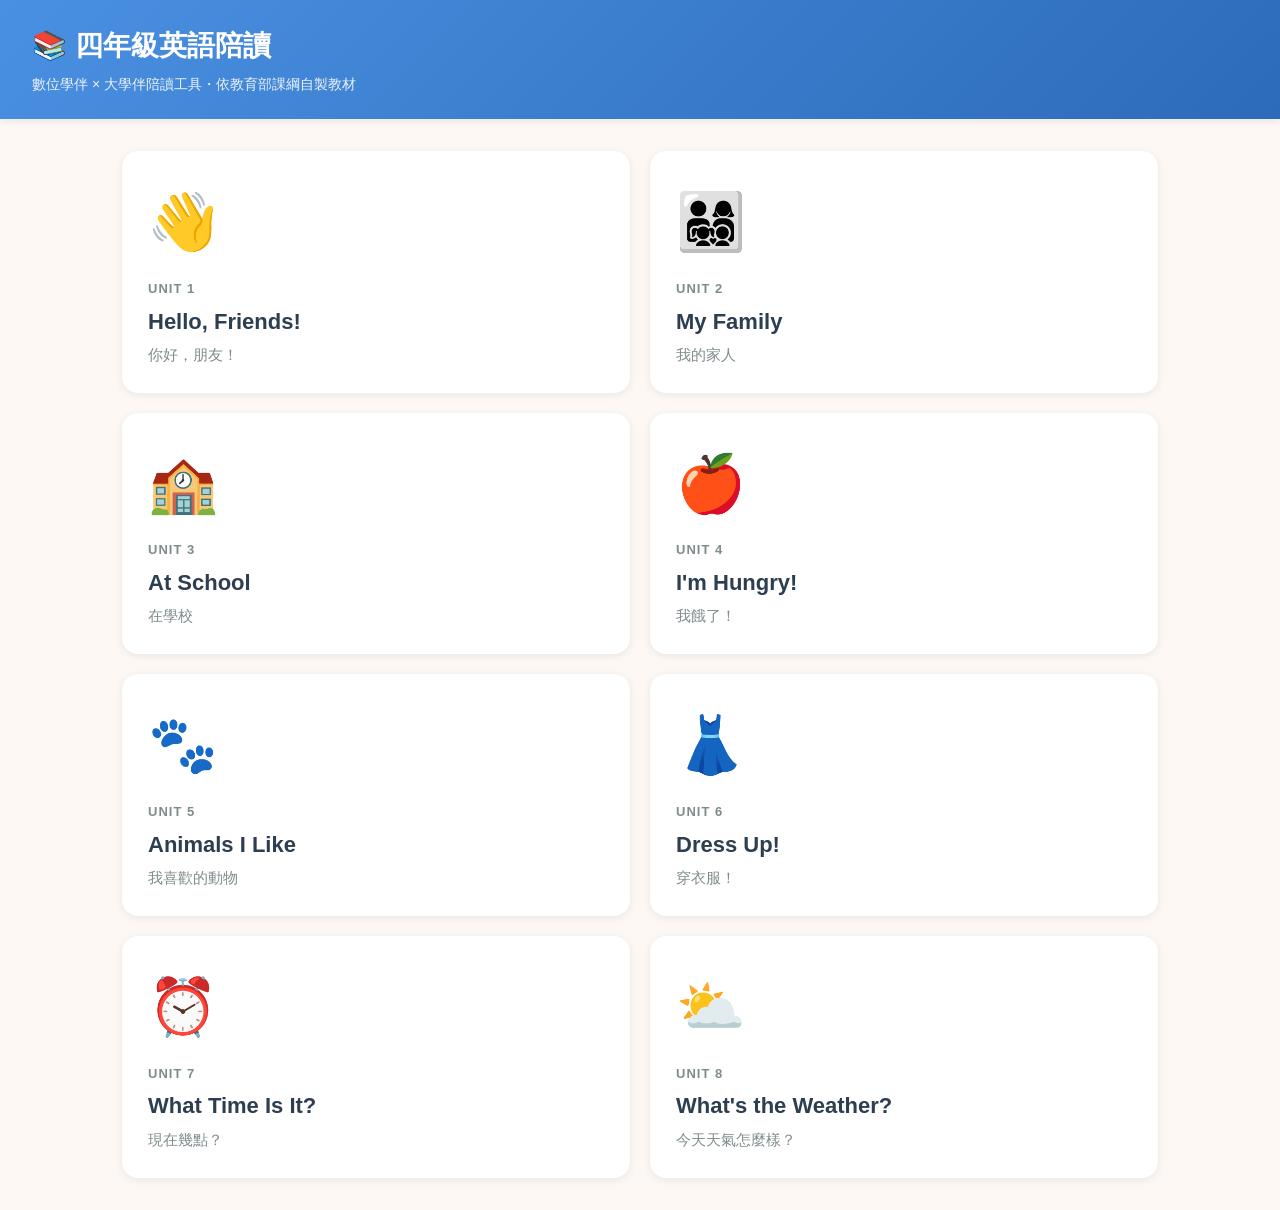
<file: index.html>
<!DOCTYPE html>
<html lang="zh-TW">
<head>
  <meta charset="UTF-8" />
  <meta name="viewport" content="width=device-width, initial-scale=1.0" />
  <title>四年級英語陪讀 | 數位學伴</title>
  <link rel="stylesheet" href="style.css" />
</head>
<body>
  <header>
    <h1>📚 四年級英語陪讀</h1>
    <div class="subtitle">數位學伴 × 大學伴陪讀工具・依教育部課綱自製教材</div>
  </header>

  <div class="container">
    <div class="unit-grid" id="unit-grid"></div>
  </div>

  <script src="data/units.js"></script>
  <script>
    const grid = document.getElementById("unit-grid");
    UNITS.forEach(u => {
      const a = document.createElement("a");
      a.href = `unit.html?id=${u.id}`;
      a.className = "unit-card";
      a.innerHTML = `
        <span class="emoji">${u.emoji}</span>
        <div class="unit-number">Unit ${u.id}</div>
        <div class="unit-title">${u.title}</div>
        <div class="unit-title-zh">${u.titleZh}</div>
      `;
      grid.appendChild(a);
    });
  </script>
</body>
</html>
</file>
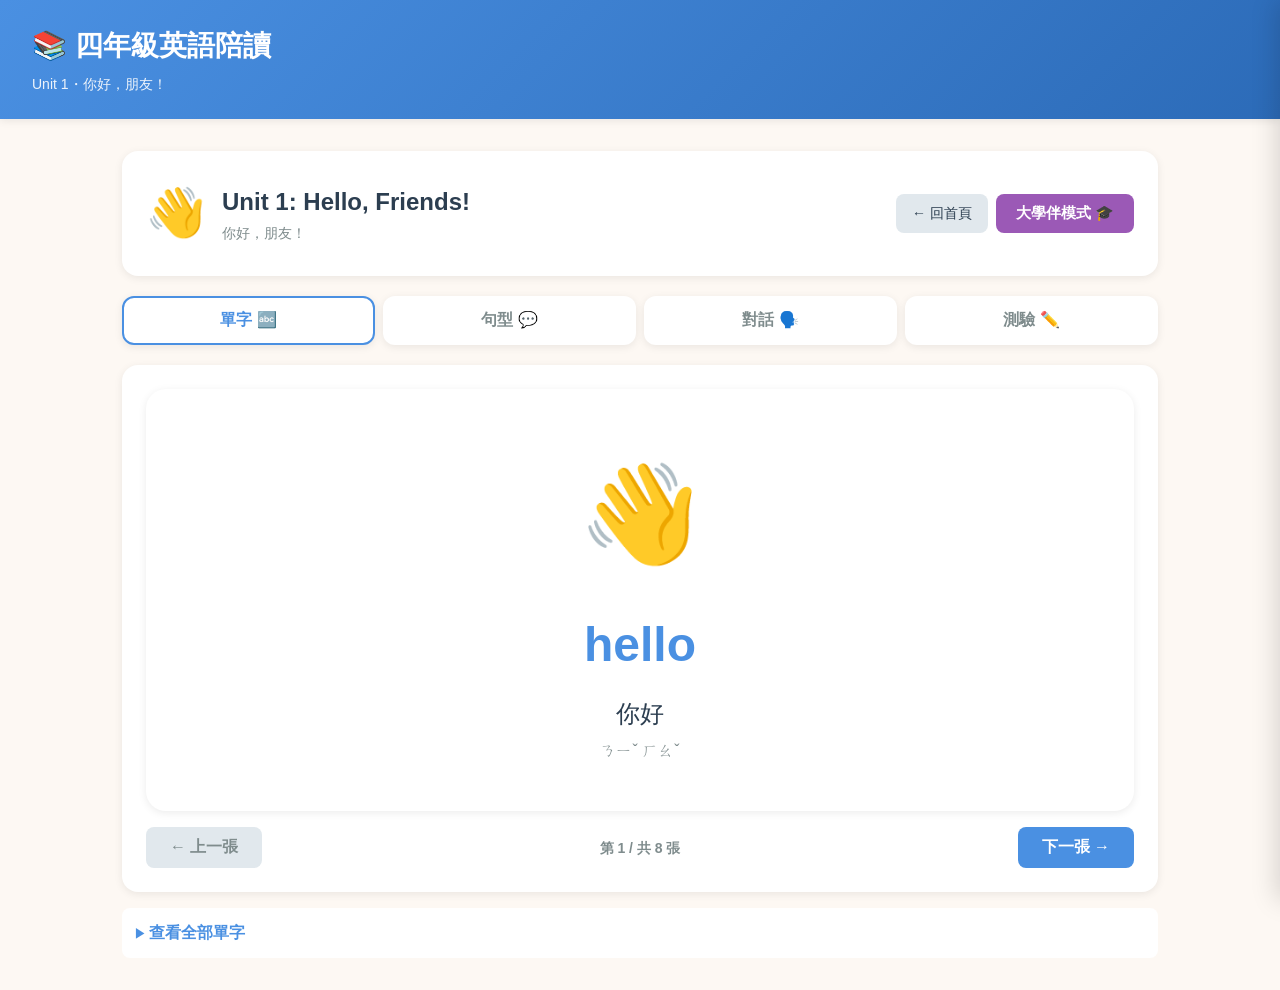
<file: unit.html>
<!DOCTYPE html>
<html lang="zh-TW">
<head>
  <meta charset="UTF-8" />
  <meta name="viewport" content="width=device-width, initial-scale=1.0" />
  <title>單元學習 | 四年級英語陪讀</title>
  <link rel="stylesheet" href="style.css" />
</head>
<body>
  <header>
    <h1>📚 四年級英語陪讀</h1>
    <div class="subtitle" id="unit-subtitle">載入中...</div>
  </header>

  <div class="container">
    <div class="unit-header">
      <div class="info">
        <span class="emoji" id="u-emoji"></span>
        <div>
          <h2 id="u-title"></h2>
          <div class="unit-title-zh" id="u-title-zh"></div>
        </div>
      </div>
      <div style="display:flex; gap:8px;">
        <a href="index.html" class="back-btn">← 回首頁</a>
        <button class="tutor-toggle" id="tutor-toggle">大學伴模式 🎓</button>
      </div>
    </div>

    <nav class="tabs">
      <button class="tab-btn active" data-tab="vocab">單字 🔤</button>
      <button class="tab-btn" data-tab="patterns">句型 💬</button>
      <button class="tab-btn" data-tab="dialogue">對話 🗣️</button>
      <button class="tab-btn" data-tab="quiz">測驗 ✏️</button>
    </nav>

    <main>
      <section id="vocab" class="tab-content active"></section>
      <section id="patterns" class="tab-content"></section>
      <section id="dialogue" class="tab-content"></section>
      <section id="quiz" class="tab-content"></section>
    </main>
  </div>

  <aside class="tutor-panel" id="tutor-panel">
    <button class="tutor-close" id="tutor-close">×</button>
    <h3>🎓 大學伴提示</h3>
    <div id="tutor-content"></div>
  </aside>

  <script src="data/units.js"></script>
  <script>
    const params = new URLSearchParams(location.search);
    const unitId = parseInt(params.get("id") || "1");
    const dataScript = document.createElement("script");
    dataScript.src = `data/unit${unitId}.js`;
    dataScript.onload = () => initUnit();
    dataScript.onerror = () => {
      document.querySelector("main").innerHTML = "<div class='card'>找不到單元資料，請回首頁。</div>";
    };
    document.head.appendChild(dataScript);
  </script>
  <script src="unit.js"></script>
</body>
</html>
</file>
<file: style.css>
:root {
  --primary: #4a90e2;
  --primary-dark: #2c6bb8;
  --secondary: #f5a623;
  --success: #7ed321;
  --error: #e74c3c;
  --bg: #fdf8f3;
  --card-bg: #ffffff;
  --text: #2c3e50;
  --text-light: #7f8c8d;
  --border: #e1e8ed;
  --role-a: #4a90e2;
  --role-a-bg: #e8f2fc;
  --role-b: #f5a623;
  --role-b-bg: #fdf2e0;
  --tutor: #9b59b6;
  --tutor-bg: #f4ecf7;
  --shadow: 0 2px 8px rgba(0,0,0,0.08);
  --shadow-hover: 0 4px 16px rgba(0,0,0,0.12);
}

* { box-sizing: border-box; margin: 0; padding: 0; }

body {
  font-family: "Noto Sans TC", "Microsoft JhengHei", "Segoe UI", sans-serif;
  background: var(--bg);
  color: var(--text);
  min-height: 100vh;
  line-height: 1.6;
}

header {
  background: linear-gradient(135deg, var(--primary), var(--primary-dark));
  color: white;
  padding: 24px 32px;
  box-shadow: var(--shadow);
}

header h1 {
  font-size: 28px;
  font-weight: 700;
}

header .subtitle {
  font-size: 14px;
  opacity: 0.9;
  margin-top: 4px;
}

.container {
  max-width: 1100px;
  margin: 0 auto;
  padding: 32px;
}

/* Unit Grid (Home Page) */
.unit-grid {
  display: grid;
  grid-template-columns: repeat(2, 1fr);
  gap: 20px;
}

.unit-card {
  background: var(--card-bg);
  border-radius: 16px;
  padding: 24px;
  box-shadow: var(--shadow);
  cursor: pointer;
  transition: transform 0.2s, box-shadow 0.2s;
  text-decoration: none;
  color: var(--text);
  border: 2px solid transparent;
}

.unit-card:hover {
  transform: translateY(-4px);
  box-shadow: var(--shadow-hover);
  border-color: var(--primary);
}

.unit-card .emoji {
  font-size: 56px;
  display: block;
  margin-bottom: 12px;
}

.unit-card .unit-number {
  font-size: 13px;
  color: var(--text-light);
  text-transform: uppercase;
  letter-spacing: 1px;
  font-weight: 600;
}

.unit-card .unit-title {
  font-size: 22px;
  font-weight: 700;
  margin: 4px 0;
}

.unit-card .unit-title-zh {
  font-size: 15px;
  color: var(--text-light);
}

/* Unit Page */
.unit-header {
  background: var(--card-bg);
  border-radius: 16px;
  padding: 24px;
  box-shadow: var(--shadow);
  margin-bottom: 20px;
  display: flex;
  align-items: center;
  justify-content: space-between;
  gap: 16px;
  flex-wrap: wrap;
}

.unit-header .info {
  display: flex;
  align-items: center;
  gap: 16px;
}

.unit-header .emoji {
  font-size: 48px;
}

.unit-header h2 {
  font-size: 24px;
}

.unit-header .unit-title-zh {
  color: var(--text-light);
  font-size: 14px;
}

.back-btn {
  background: var(--border);
  color: var(--text);
  border: none;
  padding: 8px 16px;
  border-radius: 8px;
  cursor: pointer;
  font-size: 14px;
  text-decoration: none;
}

.back-btn:hover { background: #d1dae0; }

.tutor-toggle {
  background: var(--tutor);
  color: white;
  border: none;
  padding: 10px 20px;
  border-radius: 8px;
  cursor: pointer;
  font-size: 15px;
  font-weight: 600;
}

.tutor-toggle:hover { background: #8e44ad; }
.tutor-toggle.active { background: #6c3483; }

/* Tabs */
.tabs {
  display: flex;
  gap: 8px;
  margin-bottom: 20px;
  flex-wrap: wrap;
}

.tab-btn {
  flex: 1;
  min-width: 100px;
  background: var(--card-bg);
  border: 2px solid transparent;
  padding: 12px 20px;
  border-radius: 12px;
  cursor: pointer;
  font-size: 16px;
  font-weight: 600;
  color: var(--text-light);
  box-shadow: var(--shadow);
}

.tab-btn:hover { color: var(--primary); }
.tab-btn.active { color: var(--primary); border-color: var(--primary); background: white; }

.tab-content { display: none; }
.tab-content.active { display: block; }

/* Cards (general) */
.card {
  background: var(--card-bg);
  border-radius: 16px;
  padding: 24px;
  box-shadow: var(--shadow);
  margin-bottom: 16px;
}

/* Vocabulary Card */
.vocab-card {
  background: white;
  border-radius: 20px;
  padding: 48px 24px;
  text-align: center;
  box-shadow: var(--shadow);
  min-height: 320px;
  display: flex;
  flex-direction: column;
  justify-content: center;
  align-items: center;
}

.vocab-card .emoji { font-size: 96px; margin-bottom: 16px; }
.vocab-card .word { font-size: 48px; font-weight: 700; color: var(--primary); margin-bottom: 12px; }
.vocab-card .zh { font-size: 24px; color: var(--text); }
.vocab-card .zhuyin { font-size: 16px; color: var(--text-light); font-family: "Microsoft JhengHei", sans-serif; margin-top: 4px; }

.vocab-nav {
  display: flex;
  justify-content: space-between;
  align-items: center;
  margin-top: 16px;
  gap: 12px;
}

.nav-btn {
  background: var(--primary);
  color: white;
  border: none;
  padding: 10px 24px;
  border-radius: 8px;
  cursor: pointer;
  font-size: 16px;
  font-weight: 600;
}

.nav-btn:hover { background: var(--primary-dark); }
.nav-btn:disabled { background: var(--border); color: var(--text-light); cursor: not-allowed; }

.progress-label {
  font-size: 14px;
  color: var(--text-light);
  font-weight: 600;
}

details.vocab-list { margin-top: 16px; }
details.vocab-list summary {
  cursor: pointer;
  padding: 12px;
  background: var(--card-bg);
  border-radius: 8px;
  font-weight: 600;
  color: var(--primary);
  list-style: none;
}
details.vocab-list summary::before { content: "▶ "; font-size: 12px; }
details.vocab-list[open] summary::before { content: "▼ "; }

.vocab-row {
  display: grid;
  grid-template-columns: 60px 1fr 1fr 1fr;
  gap: 12px;
  padding: 12px;
  border-bottom: 1px solid var(--border);
  align-items: center;
}
.vocab-row:last-child { border-bottom: none; }
.vocab-row .e { font-size: 24px; text-align: center; }
.vocab-row .w { font-weight: 700; color: var(--primary); }

/* Sentence Patterns */
.pattern-card {
  background: white;
  border-radius: 12px;
  padding: 20px;
  box-shadow: var(--shadow);
  margin-bottom: 16px;
}

.pattern-card .structure {
  font-size: 22px;
  font-weight: 700;
  color: var(--primary);
  margin-bottom: 8px;
}
.pattern-card .structure u { color: var(--secondary); text-decoration-thickness: 3px; }

.pattern-card .zh { color: var(--text-light); margin-bottom: 12px; }

.pattern-card details summary {
  cursor: pointer;
  color: var(--primary);
  font-weight: 600;
  padding: 8px 0;
  list-style: none;
}
.pattern-card details summary::before { content: "▶ "; font-size: 12px; }
.pattern-card details[open] summary::before { content: "▼ "; }

.example {
  background: var(--bg);
  padding: 8px 12px;
  margin: 6px 0;
  border-radius: 8px;
  border-left: 3px solid var(--primary);
}
.example .en { font-weight: 600; }
.example .zh-line { color: var(--text-light); font-size: 14px; }

.practice-btn {
  background: var(--secondary);
  color: white;
  border: none;
  padding: 8px 16px;
  border-radius: 8px;
  cursor: pointer;
  font-size: 14px;
  font-weight: 600;
  margin-top: 12px;
}
.practice-btn:hover { background: #d68910; }

.practice-box {
  margin-top: 12px;
  padding: 16px;
  background: var(--bg);
  border-radius: 8px;
}
.practice-sentence {
  font-size: 20px;
  margin-bottom: 12px;
  font-weight: 600;
}
.practice-sentence .blank {
  display: inline-block;
  min-width: 100px;
  border-bottom: 2px solid var(--text);
  padding: 0 8px;
  margin: 0 4px;
}
.practice-sentence .blank.filled { color: var(--success); border-color: var(--success); }
.practice-options { display: flex; gap: 8px; flex-wrap: wrap; }
.option-btn {
  background: white;
  border: 2px solid var(--border);
  padding: 8px 16px;
  border-radius: 8px;
  cursor: pointer;
  font-size: 15px;
}
.option-btn:hover { border-color: var(--primary); }
.option-btn.correct { background: #d4edda; border-color: var(--success); color: #155724; }
.option-btn.wrong { background: #f8d7da; border-color: var(--error); color: #721c24; }
.feedback { margin-top: 8px; font-weight: 600; }
.feedback.ok { color: var(--success); }
.feedback.err { color: var(--error); }

/* Dialogue */
.dialogue-line {
  display: flex;
  margin-bottom: 12px;
}
.dialogue-line.role-a { justify-content: flex-start; }
.dialogue-line.role-b { justify-content: flex-end; }

.bubble {
  max-width: 75%;
  padding: 12px 16px;
  border-radius: 16px;
  box-shadow: var(--shadow);
}
.role-a .bubble { background: var(--role-a-bg); border-left: 4px solid var(--role-a); }
.role-b .bubble { background: var(--role-b-bg); border-right: 4px solid var(--role-b); }

.bubble .speaker { font-size: 12px; font-weight: 700; margin-bottom: 4px; text-transform: uppercase; letter-spacing: 1px; }
.role-a .bubble .speaker { color: var(--role-a); }
.role-b .bubble .speaker { color: var(--role-b); }

.bubble .en { font-weight: 600; }
.bubble .zh-line { color: var(--text-light); font-size: 14px; margin-top: 4px; }

.bubble .keyword {
  border-bottom: 2px dashed var(--secondary);
  cursor: help;
  position: relative;
}
.bubble .keyword:hover::after {
  content: attr(data-zh);
  position: absolute;
  bottom: 100%;
  left: 50%;
  transform: translateX(-50%);
  background: var(--text);
  color: white;
  padding: 4px 8px;
  border-radius: 4px;
  font-size: 12px;
  white-space: nowrap;
  margin-bottom: 4px;
}

.dialogue-line.active .bubble {
  outline: 3px solid var(--secondary);
  outline-offset: 4px;
}

.dialogue-controls {
  display: flex;
  gap: 8px;
  margin-bottom: 16px;
  flex-wrap: wrap;
}

/* Quiz */
.quiz-question {
  font-size: 20px;
  font-weight: 600;
  margin-bottom: 16px;
}

.quiz-options { display: flex; flex-direction: column; gap: 8px; }
.quiz-option {
  background: white;
  border: 2px solid var(--border);
  padding: 12px 16px;
  border-radius: 8px;
  cursor: pointer;
  font-size: 16px;
  text-align: left;
}
.quiz-option:hover { border-color: var(--primary); }
.quiz-option.selected { border-color: var(--primary); background: #e8f2fc; }
.quiz-option.correct { background: #d4edda; border-color: var(--success); }
.quiz-option.wrong { background: #f8d7da; border-color: var(--error); }

.quiz-progress { color: var(--text-light); font-weight: 600; margin-bottom: 12px; }

.quiz-result { text-align: center; padding: 24px; }
.quiz-result .score { font-size: 64px; font-weight: 800; color: var(--primary); }
.quiz-result .score-label { color: var(--text-light); }

.review-item { padding: 12px; border-bottom: 1px solid var(--border); }
.review-item:last-child { border: none; }
.review-q { font-weight: 600; margin-bottom: 4px; }
.review-correct { color: var(--success); font-weight: 600; }
.review-wrong { color: var(--error); font-weight: 600; }

/* Tutor Panel */
.tutor-panel {
  position: fixed;
  top: 0;
  right: 0;
  width: 380px;
  max-width: 90vw;
  height: 100vh;
  background: var(--card-bg);
  box-shadow: -4px 0 24px rgba(0,0,0,0.15);
  padding: 24px;
  overflow-y: auto;
  transform: translateX(100%);
  transition: transform 0.3s ease;
  z-index: 100;
  border-left: 4px solid var(--tutor);
}
.tutor-panel.open { transform: translateX(0); }

.tutor-panel h3 {
  color: var(--tutor);
  margin-bottom: 8px;
  font-size: 20px;
}

.tutor-section { margin-bottom: 20px; }
.tutor-section h4 {
  color: var(--text);
  font-size: 15px;
  margin-bottom: 8px;
  padding-bottom: 4px;
  border-bottom: 2px solid var(--tutor-bg);
}
.tutor-section ul { padding-left: 20px; }
.tutor-section li { margin-bottom: 6px; font-size: 14px; line-height: 1.6; }

.tutor-section.prompts li {
  background: var(--tutor-bg);
  padding: 8px 12px;
  margin-bottom: 6px;
  border-radius: 8px;
  list-style: none;
  margin-left: -20px;
}

.tutor-close {
  position: absolute;
  top: 16px;
  right: 16px;
  background: none;
  border: none;
  font-size: 24px;
  cursor: pointer;
  color: var(--text-light);
}

.show-answers-btn {
  background: var(--tutor);
  color: white;
  border: none;
  padding: 8px 16px;
  border-radius: 8px;
  cursor: pointer;
  font-size: 14px;
  font-weight: 600;
}
.show-answers-btn:hover { background: #8e44ad; }
.answers-list { margin-top: 12px; }
.answers-list li {
  background: var(--bg);
  padding: 8px 12px;
  border-radius: 6px;
  margin-bottom: 4px;
  list-style: none;
}

/* Responsive */
@media (max-width: 768px) {
  .container { padding: 16px; }
  .unit-grid { grid-template-columns: 1fr; }
  header { padding: 16px 20px; }
  header h1 { font-size: 22px; }
  .vocab-card { padding: 32px 16px; min-height: 260px; }
  .vocab-card .emoji { font-size: 72px; }
  .vocab-card .word { font-size: 36px; }
  .tabs { gap: 4px; }
  .tab-btn { padding: 10px 12px; font-size: 14px; min-width: 0; }
  .vocab-row { grid-template-columns: 40px 1fr 1fr; }
  .vocab-row .zhuyin { display: none; }
  .tutor-panel { width: 100vw; }
}
</file>
